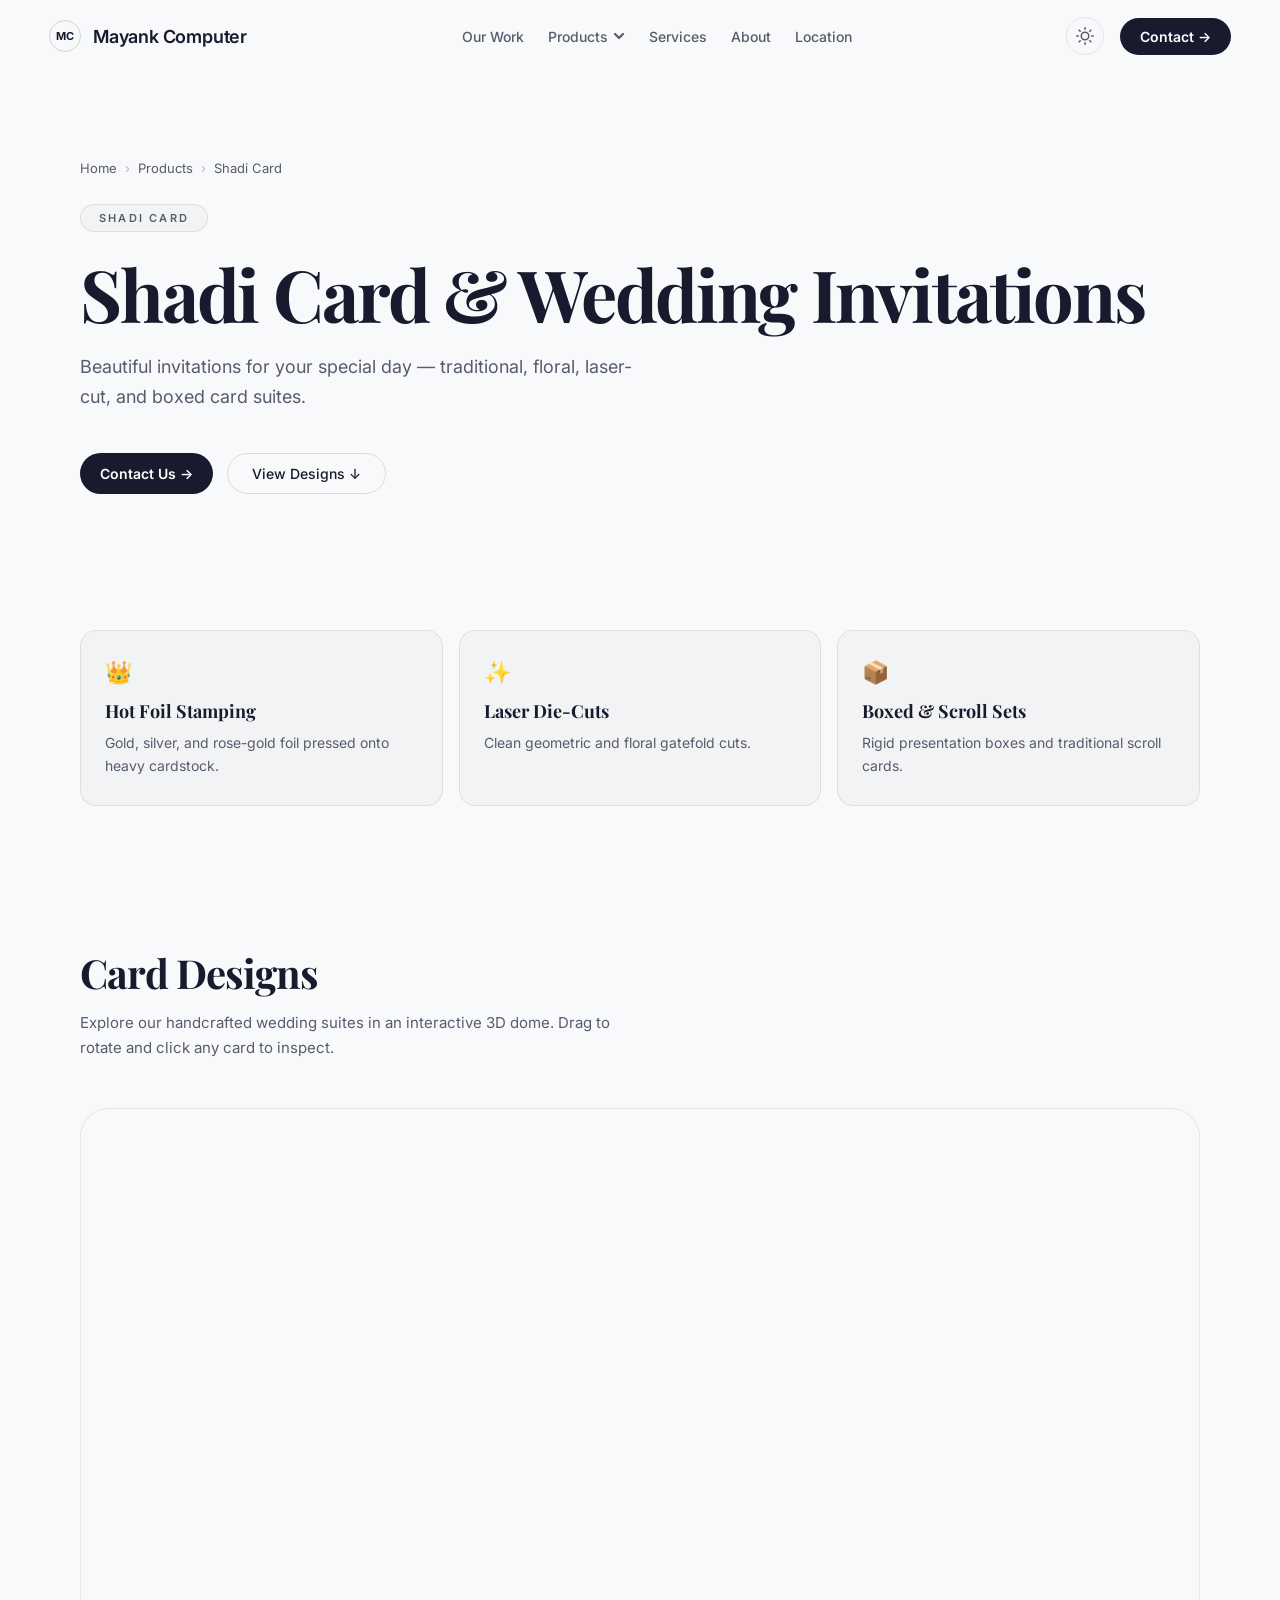
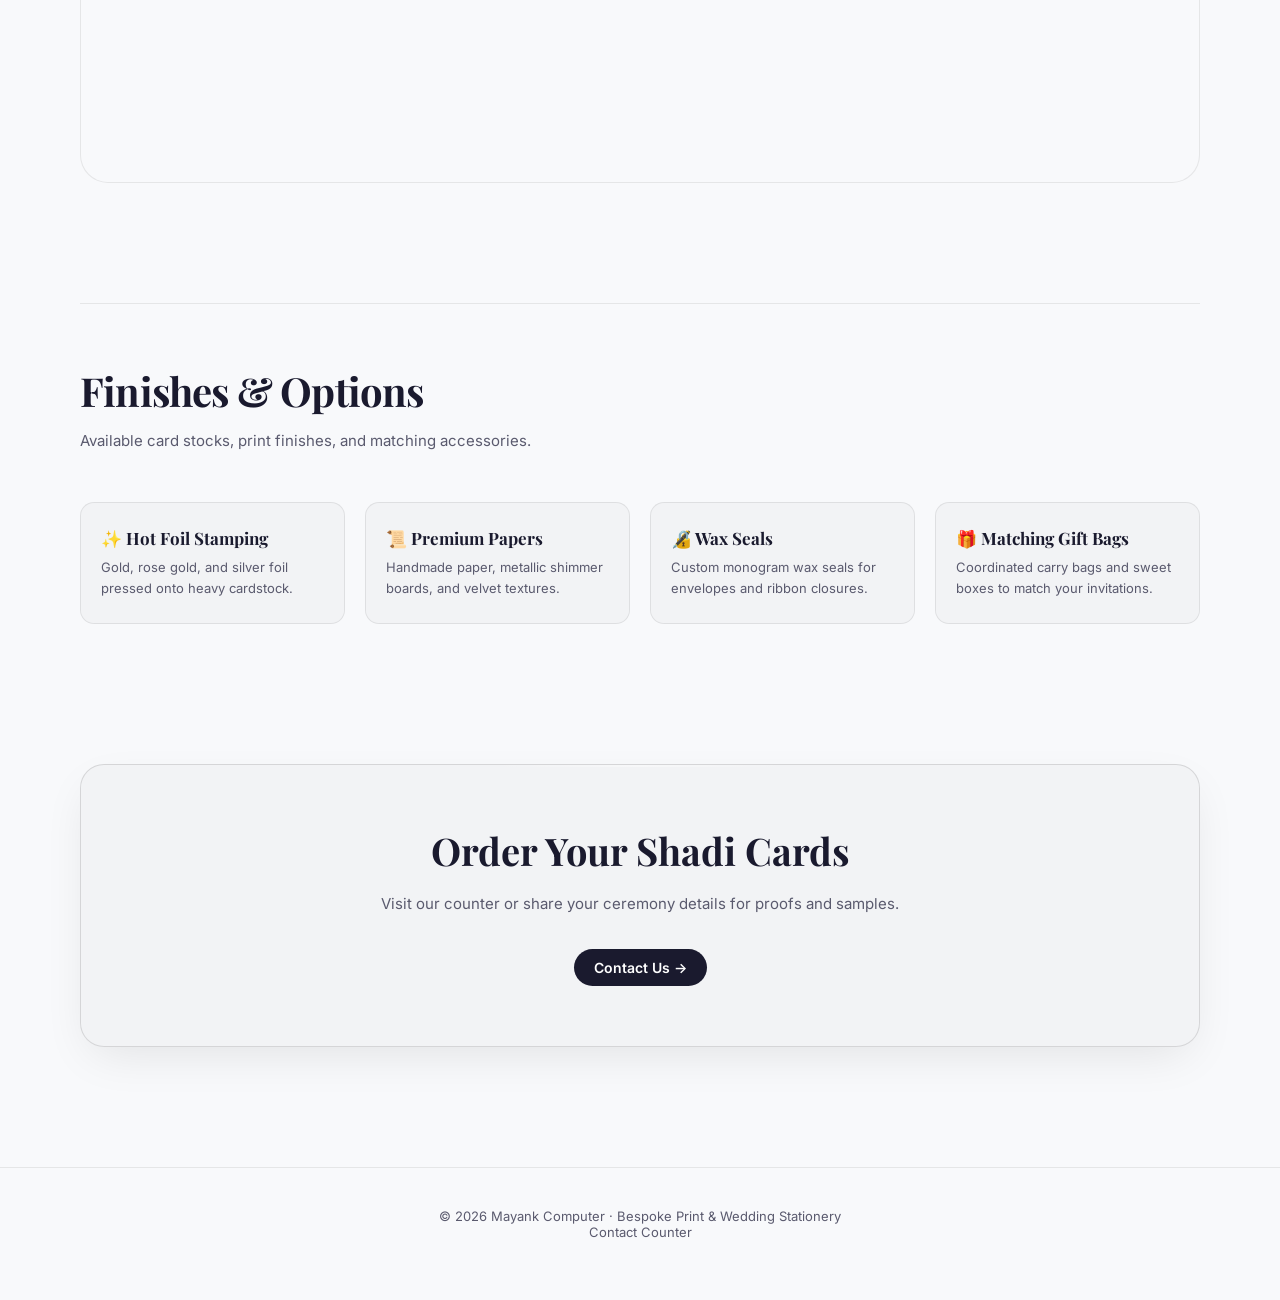
<file: products/wedding-cards/index.html>
<!DOCTYPE html>
<html lang="en">
<head>
  <meta charset="UTF-8">
  <meta name="viewport" content="width=device-width, initial-scale=1.0">
  <title>Bespoke Shadi Cards &amp; Wedding Invitations – Mayank Computer</title>
  <meta name="description" content="Handcrafted wedding invitations, royal shaadi cards, laser-cut suites, and bespoke boxed farman cards printed with gold foil, velvet, and luxury cardstocks.">
  
  <!-- FOUC Prevention & Scroll Reset: set theme and reset scroll before paint -->
  <script>
    if ('scrollRestoration' in history) {
      history.scrollRestoration = 'manual';
    }
    window.scrollTo(0, 0);
    (function() {
      const stored = localStorage.getItem('theme');
      const theme = stored || (window.matchMedia('(prefers-color-scheme: light)').matches ? 'light' : 'dark');
      document.documentElement.setAttribute('data-theme', theme);
    })();
  </script>
  
  <!-- Fonts -->
  <link rel="preconnect" href="https://fonts.googleapis.com">
  <link rel="preconnect" href="https://fonts.gstatic.com" crossorigin>
  <link href="https://fonts.googleapis.com/css2?family=Inter:wght@400;500;600;700&family=Playfair+Display:wght@600;700;800&display=swap" rel="stylesheet">
  
  <!-- Styles -->
  <link rel="stylesheet" href="/border-glow.css">
  <link rel="stylesheet" href="/product-page.css">
  <link rel="stylesheet" href="/dome-gallery.css">
  <link rel="stylesheet" href="/theme-toggle.css?v=1">
  <link rel="stylesheet" href="/side-rays.css">
  <link rel="stylesheet" href="/scroll-reveal.css">

  <!-- GSAP Animation Engine -->
  <script src="https://cdnjs.cloudflare.com/ajax/libs/gsap/3.12.5/gsap.min.js"></script>
</head>
<body>

  <!-- Navigation Header (Consistent with main website) -->
  <header class="navbar" id="navbar">
    <div class="navbar-container">
      <a href="/" class="logo">
        <span class="logo-icon">MC</span>
        <span class="logo-text">Mayank Computer</span>
      </a>
      
      <nav class="nav-links" id="nav-links">
        <a href="/#work">Our Work</a>
        
        <!-- Products Dropdown -->
        <div class="nav-item--dropdown">
          <button type="button" class="nav-dropdown-trigger" aria-haspopup="true" aria-expanded="false">
            <span>Products</span>
            <svg class="chevron" viewBox="0 0 12 12" fill="none" stroke="currentColor" stroke-width="2" stroke-linecap="round" stroke-linejoin="round">
              <polyline points="2 4 6 8 10 4"/>
            </svg>
          </button>
          <div class="nav-dropdown" role="menu">
            <a href="/products/wedding-cards" class="active" role="menuitem">
              <span class="dd-icon">💍</span>
              <span class="dd-item-title">Shadi Card</span>
            </a>
            <a href="/products/posters" role="menuitem">
              <span class="dd-icon">🖼️</span>
              <span class="dd-item-title">Posters</span>
            </a>
            <div class="nav-dropdown-divider"></div>
            <a href="/#products" data-product="school-id-cards" role="menuitem">
              <span class="dd-icon">🎓</span>
              <span class="dd-item-title">School / ID Cards</span>
            </a>
            <a href="/#products" data-product="visiting-cards" role="menuitem">
              <span class="dd-icon">🪪</span>
              <span class="dd-item-title">Visiting Cards</span>
            </a>
            <a href="/#products" data-product="letterhead-printing" role="menuitem">
              <span class="dd-icon">📄</span>
              <span class="dd-item-title">Letterhead Printing</span>
            </a>
            <a href="/#products" data-product="photocopy-xerox" role="menuitem">
              <span class="dd-icon">📠</span>
              <span class="dd-item-title">Photocopy &amp; Xerox</span>
            </a>
          </div>
        </div>

        <a href="/#services">Services</a>
        <a href="/#about">About</a>
        <a href="/#location">Location</a>
        <a href="/#contact" class="nav-link-contact">Contact</a>
      </nav>

      <div class="nav-actions">
        <button class="theme-toggle" id="theme-toggle" type="button" aria-label="Toggle theme">
          <!-- Sun icon (shown in light mode) -->
          <svg class="icon-sun" viewBox="0 0 24 24" fill="none" stroke="currentColor" stroke-width="2" stroke-linecap="round" stroke-linejoin="round">
            <circle cx="12" cy="12" r="5"></circle>
            <line x1="12" y1="1" x2="12" y2="3"></line>
            <line x1="12" y1="21" x2="12" y2="23"></line>
            <line x1="4.22" y1="4.22" x2="5.64" y2="5.64"></line>
            <line x1="18.36" y1="18.36" x2="19.78" y2="19.78"></line>
            <line x1="1" y1="12" x2="3" y2="12"></line>
            <line x1="21" y1="12" x2="23" y2="12"></line>
            <line x1="4.22" y1="19.78" x2="5.64" y2="18.36"></line>
            <line x1="18.36" y1="5.64" x2="19.78" y2="4.22"></line>
          </svg>
          <!-- Moon icon (shown in dark mode) -->
          <svg class="icon-moon" viewBox="0 0 24 24" fill="none" stroke="currentColor" stroke-width="2" stroke-linecap="round" stroke-linejoin="round">
            <path d="M21 12.79A9 9 0 1 1 11.21 3 7 7 0 0 0 21 12.79z"></path>
          </svg>
        </button>
        <a href="/#contact" class="btn btn-primary">Contact &rarr;</a>
        <button class="mobile-toggle" id="mobile-toggle" aria-label="Toggle Menu">
          <svg width="24" height="24" viewBox="0 0 24 24" fill="none" stroke="currentColor" stroke-width="2" stroke-linecap="round" stroke-linejoin="round">
            <line x1="3" y1="12" x2="21" y2="12"></line>
            <line x1="3" y1="6" x2="21" y2="6"></line>
            <line x1="3" y1="18" x2="21" y2="18"></line>
          </svg>
        </button>
      </div>
    </div>
  </header>

  <!-- Main Content -->
  <main>
    <!-- Hero Section -->
    <section class="product-hero">
      <div class="side-rays-container" id="hero-side-rays"></div>
      <div class="breadcrumb">
        <a href="/">Home</a>
        <span class="sep">›</span>
        <a href="/#services">Products</a>
        <span class="sep">›</span>
        <span>Shadi Card</span>
      </div>
      
      <span class="product-tag">Shadi Card</span>
      <h1>Shadi Card &amp; Wedding Invitations</h1>
      <p class="hero-desc">
        Beautiful invitations for your special day — traditional, floral, laser-cut, and boxed card suites.
      </p>
      
      <div class="hero-cta-row">
        <a href="/#contact" class="btn btn-primary">Contact Us &rarr;</a>
        <a href="#designs-catalogue" class="btn-outline">View Designs ↓</a>
      </div>
    </section>

    <!-- Body & Gallery Section -->
    <div class="product-body" id="designs-catalogue">
      
      <!-- Key Craftsmanship Highlights -->
      <div class="feature-grid">
        <div class="feature-card">
          <span class="feat-icon">👑</span>
          <h3>Hot Foil Stamping</h3>
          <p>Gold, silver, and rose-gold foil pressed onto heavy cardstock.</p>
        </div>
        <div class="feature-card">
          <span class="feat-icon">✨</span>
          <h3>Laser Die-Cuts</h3>
          <p>Clean geometric and floral gatefold cuts.</p>
        </div>
        <div class="feature-card">
          <span class="feat-icon">📦</span>
          <h3>Boxed &amp; Scroll Sets</h3>
          <p>Rigid presentation boxes and traditional scroll cards.</p>
        </div>
      </div>

      <!-- 3D Spherical Dome Gallery (React Bits Component) -->
      <section class="dome-gallery-section" id="dome-gallery">
        <div class="product-section-header" style="margin-bottom: 28px;">
          <h2 class="product-section-heading">Card Designs</h2>
          <p class="product-section-sub">Explore our handcrafted wedding suites in an interactive 3D dome. Drag to rotate and click any card to inspect.</p>
        </div>

        <div class="dome-gallery-container border-glow-card" id="wedding-dome-gallery">
          <!-- Injected by DomeGallery JS -->
        </div>
      </section>

      <!-- Craftsmanship & Customization Guide Section -->
      <section class="guide-section">
        <h2 class="product-section-heading">Finishes &amp; Options</h2>
        <p class="product-section-sub">Available card stocks, print finishes, and matching accessories.</p>

        <div class="guides-grid">
          <div class="guide-box">
            <h4>✨ Hot Foil Stamping</h4>
            <p>Gold, rose gold, and silver foil pressed onto heavy cardstock.</p>
          </div>
          <div class="guide-box">
            <h4>📜 Premium Papers</h4>
            <p>Handmade paper, metallic shimmer boards, and velvet textures.</p>
          </div>
          <div class="guide-box">
            <h4>🔏 Wax Seals</h4>
            <p>Custom monogram wax seals for envelopes and ribbon closures.</p>
          </div>
          <div class="guide-box">
            <h4>🎁 Matching Gift Bags</h4>
            <p>Coordinated carry bags and sweet boxes to match your invitations.</p>
          </div>
        </div>
      </section>

      <!-- Bottom Order CTA Banner -->
      <div class="product-cta-banner">
        <h2>Order Your Shadi Cards</h2>
        <p>Visit our counter or share your ceremony details for proofs and samples.</p>
        <div class="cta-buttons-wrap">
          <a href="/#contact" class="btn btn-primary">Contact Us &rarr;</a>
        </div>
      </div>

    </div>
  </main>

  <!-- Footer -->
  <footer class="product-footer">
    <p>&copy; 2026 <a href="/">Mayank Computer</a> · Bespoke Print &amp; Wedding Stationery</p>
    <a href="/#contact">Contact Counter</a>
  </footer>

  <!-- Scripts -->
  <script src="/products-gallery.js"></script>
  <script type="module">
    import { SideRays } from '/side-rays.js';
    import { DomeGallery, initDomeGallery } from '/dome-gallery.js';
    import { initThemeToggle } from '/theme-toggle.js';
    import { initBorderGlow } from '/border-glow.js';
    import { initScrollReveal } from '/scroll-reveal.js';

    // Reset scroll on reload
    if ('scrollRestoration' in history) history.scrollRestoration = 'manual';
    window.addEventListener('beforeunload', () => window.scrollTo(0, 0));
    window.addEventListener('pageshow', () => {
      if (window.location.hash) history.replaceState(null, null, window.location.pathname + window.location.search);
      window.scrollTo({ top: 0, left: 0, behavior: 'instant' });
    });

    document.addEventListener('DOMContentLoaded', () => {
      if (window.location.hash) history.replaceState(null, null, window.location.pathname + window.location.search);
      window.scrollTo({ top: 0, left: 0, behavior: 'instant' });
      document.documentElement.scrollTop = 0;
      document.body.scrollTop = 0;

      initThemeToggle();
      initBorderGlow();
      initScrollReveal();

      // 1. Initialize React Bits DomeGallery
      initDomeGallery('#wedding-dome-gallery', {
        grayscale: false,
        dragDampening: 2,
        openedImageWidth: '420px',
        openedImageHeight: '420px'
      });

      // 2. SideRays animated background
      const raysEl = document.getElementById('hero-side-rays');
      if (raysEl) {
        new SideRays(raysEl, {
          speed: 2.5,
          rayColor1: '#EAB308',
          rayColor2: '#96c8ff',
          intensity: 2,
          spread: 2,
          origin: 'top-right',
          tilt: 0,
          saturation: 1.5,
          blend: 0.75,
          falloff: 1.6,
          opacity: 1.0
        });
      }
    });
  </script>
</body>
</html>
</file>
<file: border-glow.css>
/* =========================================
   BorderGlow Component – Pure Border Glow
   Luminous, smooth border-only glow tracking cursor & touch
   ========================================= */

:root {
  --glow-color-1: #eab308;
  --glow-color-2: #ec4899;
  --glow-color-3: #38bdf8;
}

[data-theme="light"] {
  --glow-color-1: #d97706;
  --glow-color-2: #db2777;
  --glow-color-3: #2563eb;
}

.border-glow-card {
  --cursor-angle: 0deg;
  --border-glow-opacity: 0;
  --cone-spread-deg: 40deg;
  --glow-border-width: 1.5px;
  position: relative;
}

/* 1. Sharp Luminous Border Line (Zero inner wash) */
.border-glow-card::before {
  content: "";
  position: absolute;
  inset: 0;
  border-radius: inherit;
  padding: var(--glow-border-width, 1.5px);
  background: conic-gradient(
    from calc(var(--cursor-angle, 0deg) - var(--cone-spread-deg, 40deg)) at center,
    transparent 0deg,
    var(--glow-color-1, #eab308) calc(var(--cone-spread-deg, 40deg) * 0.4),
    var(--glow-color-2, #ec4899) var(--cone-spread-deg, 40deg),
    var(--glow-color-3, #38bdf8) calc(var(--cone-spread-deg, 40deg) * 1.6),
    transparent calc(var(--cone-spread-deg, 40deg) * 2),
    transparent 360deg
  );
  -webkit-mask:
    linear-gradient(#fff 0 0) content-box,
    linear-gradient(#fff 0 0);
  -webkit-mask-composite: xor;
  mask:
    linear-gradient(#fff 0 0) content-box,
    linear-gradient(#fff 0 0);
  mask-composite: exclude;
  opacity: var(--border-glow-opacity, 0);
  pointer-events: none;
  z-index: 5;
  transition: opacity 0.3s ease;
}

/* 2. Focused Outer Beam Glow (Confined along border stroke) */
.border-glow-card > .edge-light {
  content: "";
  position: absolute;
  inset: 0;
  border-radius: inherit;
  padding: calc(var(--glow-border-width, 1.5px) + 1px);
  background: conic-gradient(
    from calc(var(--cursor-angle, 0deg) - var(--cone-spread-deg, 40deg)) at center,
    transparent 0deg,
    var(--glow-color-1, #eab308) calc(var(--cone-spread-deg, 40deg) * 0.4),
    var(--glow-color-2, #ec4899) var(--cone-spread-deg, 40deg),
    var(--glow-color-3, #38bdf8) calc(var(--cone-spread-deg, 40deg) * 1.6),
    transparent calc(var(--cone-spread-deg, 40deg) * 2),
    transparent 360deg
  );
  -webkit-mask:
    linear-gradient(#fff 0 0) content-box,
    linear-gradient(#fff 0 0);
  -webkit-mask-composite: xor;
  mask:
    linear-gradient(#fff 0 0) content-box,
    linear-gradient(#fff 0 0);
  mask-composite: exclude;
  filter: blur(4px);
  opacity: calc(var(--border-glow-opacity, 0) * 0.85);
  pointer-events: none;
  z-index: 4;
  transition: opacity 0.3s ease;
}

/* Light mode adjustments */
[data-theme="light"] .border-glow-card > .edge-light {
  filter: blur(3px);
  opacity: calc(var(--border-glow-opacity, 0) * 0.7);
}

/* Mobile: Reduce filter blur for performance */
@media (max-width: 768px) {
  .border-glow-card > .edge-light {
    filter: blur(2px) !important;
  }
  [data-theme="light"] .border-glow-card > .edge-light {
    filter: blur(1px) !important;
  }
}
</file>
<file: product-page.css>
/* =========================================
   Product Page – Shared Styles
   ========================================= */
@import url('/border-glow.css');
@import url('https://fonts.googleapis.com/css2?family=Inter:wght@400;500;600&family=Playfair+Display:wght@600;700&display=swap');

:root {
  --bg-primary: #0a0a0f;
  --text-primary: #ffffff;
  --text-secondary: #8a8a93;
  --accent-color: #e5e7eb;
  --accent-hover: #ffffff;
  --btn-text: #000000;

  /* Semantic surfaces */
  --surface-card: rgba(255, 255, 255, 0.03);
  --surface-card-hover: rgba(255, 255, 255, 0.05);
  --surface-elevated: rgba(255, 255, 255, 0.04);
  --bg-card: #12141a;

  /* Borders */
  --border-subtle: rgba(255, 255, 255, 0.08);
  --border-medium: rgba(255, 255, 255, 0.15);
  --border-strong: rgba(255, 255, 255, 0.25);
  --border-hover: rgba(255, 255, 255, 0.2);

  /* Shadows */
  --shadow-card: 0 20px 50px -12px rgba(0, 0, 0, 0.5);
  --shadow-heavy: 0 30px 80px -20px rgba(0, 0, 0, 0.6);
  --shadow-glow: 0 0 30px rgba(255, 255, 255, 0.04);

  /* Glass (navbar scrolled) */
  --glass-bg: rgba(255, 255, 255, 0.04);
  --glass-border: rgba(255, 255, 255, 0.08);
  --glass-shadow: 0 4px 30px rgba(0, 0, 0, 0.6);

  /* Dropdown */
  --dropdown-bg: #0f1118;
  --dropdown-border: rgba(255, 255, 255, 0.16);
  --dropdown-shadow: 0 25px 60px rgba(0, 0, 0, 0.95), 0 0 0 1px rgba(255, 255, 255, 0.08);
  --dropdown-hover: rgba(255, 255, 255, 0.08);
  --dropdown-divider: rgba(255, 255, 255, 0.08);

  /* Text alpha variants */
  --text-muted: rgba(255, 255, 255, 0.45);
  --text-faint: rgba(255, 255, 255, 0.18);
  --text-bright: rgba(255, 255, 255, 0.85);

  /* Modal */
  --modal-bg: #0e1017;
  --modal-img-bg: #08090d;
  --modal-border: rgba(255, 255, 255, 0.15);
  --modal-backdrop: rgba(0, 0, 0, 0.85);

  /* Misc */
  --logo-border: rgba(255, 255, 255, 0.2);
  --stage-bg: radial-gradient(circle at center, rgba(255, 255, 255, 0.04) 0%, rgba(0, 0, 0, 0.35) 100%);
  --design-preview-bg: #11131a;

  --font-serif: 'Playfair Display', serif;
  --font-sans: 'Inter', sans-serif;
  --header-height: 72px;
  --transition-fast: 0.2s ease;
  --transition-medium: 0.3s ease;
  --transition-smooth: 0.4s cubic-bezier(0.16, 1, 0.3, 1);
}

/* =========================================
   Light Theme Overrides
   ========================================= */
[data-theme="light"] {
  --bg-primary: #f8f9fb;
  --text-primary: #1a1a2e;
  --text-secondary: #5a5a6e;
  --accent-color: #1a1a2e;
  --accent-hover: #000000;
  --btn-text: #ffffff;

  --surface-card: rgba(0, 0, 0, 0.025);
  --surface-card-hover: rgba(0, 0, 0, 0.04);
  --surface-elevated: rgba(0, 0, 0, 0.03);
  --bg-card: #ffffff;

  --border-subtle: rgba(0, 0, 0, 0.08);
  --border-medium: rgba(0, 0, 0, 0.12);
  --border-strong: rgba(0, 0, 0, 0.2);
  --border-hover: rgba(0, 0, 0, 0.18);

  --shadow-card: 0 8px 24px rgba(0, 0, 0, 0.06);
  --shadow-heavy: 0 16px 48px -12px rgba(0, 0, 0, 0.1);
  --shadow-glow: 0 0 20px rgba(0, 0, 0, 0.03);

  --glass-bg: rgba(255, 255, 255, 0.82);
  --glass-border: rgba(0, 0, 0, 0.08);
  --glass-shadow: 0 4px 24px rgba(0, 0, 0, 0.06);

  --dropdown-bg: #ffffff;
  --dropdown-border: rgba(0, 0, 0, 0.1);
  --dropdown-shadow: 0 12px 40px rgba(0, 0, 0, 0.1), 0 0 0 1px rgba(0, 0, 0, 0.05);
  --dropdown-hover: rgba(0, 0, 0, 0.04);
  --dropdown-divider: rgba(0, 0, 0, 0.08);

  --text-muted: rgba(0, 0, 0, 0.45);
  --text-faint: rgba(0, 0, 0, 0.18);
  --text-bright: rgba(0, 0, 0, 0.8);

  --modal-bg: #ffffff;
  --modal-img-bg: #f1f3f6;
  --modal-border: rgba(0, 0, 0, 0.12);
  --modal-backdrop: rgba(0, 0, 0, 0.5);

  --logo-border: rgba(0, 0, 0, 0.15);
  --stage-bg: radial-gradient(circle at center, rgba(0, 0, 0, 0.02) 0%, rgba(0, 0, 0, 0.06) 100%);
  --design-preview-bg: #f0f2f5;
}

* { margin: 0; padding: 0; box-sizing: border-box; }
html { scroll-behavior: smooth; }
body {
  background-color: var(--bg-primary);
  font-family: var(--font-sans);
  color: var(--text-primary);
  -webkit-font-smoothing: antialiased;
  min-height: 100vh;
  transition: background-color 0.3s ease, color 0.3s ease;
}

/* ── Navbar ─────────────────────────── */
.navbar {
  position: fixed;
  top: 0; left: 0;
  width: 100%;
  display: flex;
  align-items: center;
  justify-content: center;
  z-index: 1000;
  padding: 0 40px;
  background: transparent;
  transition: all var(--transition-smooth);
}
.navbar.scrolled { top: 16px; }
.navbar-container {
  width: 100%;
  max-width: 1200px;
  height: 72px;
  display: flex;
  align-items: center;
  justify-content: space-between;
  border-radius: 100px;
  padding: 0 8px;
  border: 1px solid transparent;
  transition: all var(--transition-smooth);
}
.navbar.scrolled .navbar-container {
  max-width: 900px;
  height: 58px;
  background: var(--glass-bg);
  backdrop-filter: blur(20px);
  -webkit-backdrop-filter: blur(20px);
  border-radius: 100px;
  box-shadow: var(--glass-shadow);
  border: 1px solid var(--glass-border);
  padding: 0 12px 0 24px;
}

.logo {
  display: flex;
  align-items: center;
  gap: 12px;
  text-decoration: none;
  color: var(--text-primary);
}
.logo-icon {
  display: flex;
  align-items: center;
  justify-content: center;
  width: 32px; height: 32px;
  border: 1px solid var(--logo-border);
  border-radius: 50%;
  font-size: 11px; font-weight: 700;
}
.logo-text {
  font-size: 18px; font-weight: 600;
  letter-spacing: -0.2px;
}

.nav-links {
  display: flex;
  gap: 24px;
  align-items: center;
}
.nav-links a {
  text-decoration: none;
  color: var(--text-secondary);
  font-size: 14px; font-weight: 500;
  transition: color var(--transition-fast);
}
.nav-links a:hover,
.nav-links a.active { color: var(--text-primary); }

.nav-actions {
  display: flex;
  align-items: center;
  gap: 16px;
}
.btn {
  display: inline-flex;
  align-items: center;
  justify-content: center;
  padding: 10px 20px;
  border-radius: 100px;
  text-decoration: none;
  font-size: 14px; font-weight: 600;
  transition: all var(--transition-fast);
}
.btn-primary {
  background-color: var(--accent-color);
  color: var(--btn-text);
}
.btn-primary:hover {
  background-color: var(--accent-hover);
  transform: translateY(-2px);
}
.mobile-toggle {
  display: none;
  background: none; border: none;
  color: var(--text-primary);
  cursor: pointer; padding: 8px;
}

/* Global chevron icon dimensions */
.chevron,
.nav-dropdown-trigger .chevron {
  width: 12px !important;
  height: 12px !important;
  min-width: 12px !important;
  min-height: 12px !important;
  max-width: 12px !important;
  max-height: 12px !important;
  flex-shrink: 0 !important;
  display: inline-block !important;
  stroke-width: 2.2 !important;
  transition: transform 0.25s ease !important;
}

/* Desktop: Hide nav-link-contact (desktop has pill button) */
.nav-links .nav-link-contact,
.nav-link-contact {
  display: none !important;
}

/* Products dropdown — Desktop (>= 993px) */
@media (min-width: 993px) {
  .nav-item--dropdown { position: relative; }
  .nav-item--dropdown > .nav-dropdown-trigger {
    display: flex;
    align-items: center;
    gap: 5px;
    cursor: pointer;
    color: var(--text-secondary);
    font-size: 14px; font-weight: 500;
    text-decoration: none;
    background: none; border: none;
    font-family: inherit;
    padding: 0;
    transition: color var(--transition-fast);
  }
  .nav-item--dropdown > .nav-dropdown-trigger:hover,
  .nav-item--dropdown:hover > .nav-dropdown-trigger { color: var(--text-primary); }
  .nav-dropdown-trigger .chevron {
    width: 12px; height: 12px;
    transition: transform var(--transition-medium);
    flex-shrink: 0;
  }
  .nav-item--dropdown:hover .chevron { transform: rotate(180deg); }

  .nav-dropdown {
    position: absolute;
    top: calc(100% + 12px);
    left: 50%;
    transform: translateX(-50%) translateY(-6px);
    min-width: 270px;
    max-height: calc(100vh - 110px);
    overflow-y: auto;
    scrollbar-width: thin;
    scrollbar-color: var(--border-medium) transparent;
    background: var(--dropdown-bg);
    border: 1px solid var(--dropdown-border);
    border-radius: 18px;
    padding: 8px;
    opacity: 0;
    pointer-events: none;
    transition: opacity 0.2s ease, transform 0.2s cubic-bezier(0.16, 1, 0.3, 1);
    box-shadow: var(--dropdown-shadow);
    z-index: 3000;
  }
  .nav-dropdown::-webkit-scrollbar { width: 4px; }
  .nav-dropdown::-webkit-scrollbar-thumb { background: var(--border-medium); border-radius: 4px; }

  .nav-item--dropdown:hover .nav-dropdown,
  .nav-item--dropdown.is-open .nav-dropdown {
    opacity: 1;
    pointer-events: auto;
    transform: translateX(-50%) translateY(0);
  }
  .nav-dropdown a {
    display: flex;
    align-items: center;
    gap: 12px;
    padding: 9px 14px;
    border-radius: 12px;
    color: var(--text-secondary);
    font-size: 13.5px;
    font-weight: 500;
    text-decoration: none;
    transition: background 0.15s ease, color 0.15s ease, transform 0.15s ease;
    white-space: nowrap;
    cursor: pointer;
    background: transparent;
  }
  .nav-dropdown a:hover {
    background: var(--dropdown-hover);
    color: var(--text-primary);
    transform: translateX(3px);
  }
  .nav-dropdown .dd-icon {
    font-size: 16px;
    line-height: 1;
    flex-shrink: 0;
    opacity: 0.85;
  }
  .dd-item-title {
    font-size: 13.5px;
    font-weight: 500;
    color: var(--text-primary);
    line-height: 1.2;
    flex: 1;
  }
  .dd-badge-soon {
    font-size: 10px;
    font-weight: 600;
    letter-spacing: 0.04em;
    padding: 2px 6px;
    border-radius: 100px;
    background: var(--surface-card);
    border: 1px solid var(--border-subtle);
    color: var(--text-muted);
    margin-left: auto;
    text-transform: uppercase;
  }
  .nav-dropdown a.dd-item--soon:hover {
    background: var(--surface-card);
    color: var(--text-bright);
  }
  .nav-dropdown-divider {
    height: 1px;
    background: var(--dropdown-divider);
    margin: 6px 8px;
  }
}

/* ── Page Hero ───────────────────────── */
.product-hero {
  position: relative;
  padding: 160px 40px 80px;
  max-width: 1200px;
  margin: 0 auto 56px;
  overflow: hidden;
  border-radius: 24px;
}
.product-hero > * {
  position: relative;
  z-index: 2;
}
.product-hero .dot-grid-bg {
  z-index: 0;
}
.product-hero .breadcrumb {
  display: flex;
  align-items: center;
  gap: 8px;
  margin-bottom: 28px;
  font-size: 13px;
  color: var(--text-secondary);
}
.product-hero .breadcrumb a {
  color: var(--text-secondary);
  text-decoration: none;
  transition: color 0.2s;
}
.product-hero .breadcrumb a:hover { color: var(--text-primary); }
.product-hero .breadcrumb .sep { opacity: 0.4; }

.product-tag {
  display: inline-block;
  font-size: 11px; font-weight: 600;
  letter-spacing: 0.2em;
  text-transform: uppercase;
  color: var(--text-secondary);
  padding: 6px 18px;
  border: 1px solid var(--border-subtle);
  border-radius: 100px;
  margin-bottom: 24px;
  background: var(--surface-card);
}
.product-hero h1 {
  font-family: var(--font-serif);
  font-size: clamp(2.5rem, 6vw, 4.5rem);
  font-weight: 700;
  line-height: 1.05;
  letter-spacing: -0.03em;
  margin-bottom: 20px;
}
.product-hero h1 em {
  font-style: italic;
  color: var(--text-secondary);
}
.product-hero .hero-desc {
  font-size: clamp(15px, 1.8vw, 18px);
  color: var(--text-secondary);
  max-width: 560px;
  line-height: 1.7;
  margin-bottom: 40px;
}
.hero-cta-row {
  display: flex;
  gap: 14px;
  flex-wrap: wrap;
}
.btn-outline {
  background: transparent;
  border: 1px solid var(--border-medium);
  color: var(--text-primary);
  padding: 11px 24px;
  border-radius: 100px;
  font-size: 14px; font-weight: 500;
  cursor: pointer;
  text-decoration: none;
  transition: border-color 0.2s, background 0.2s;
}
.btn-outline:hover {
  border-color: var(--border-strong);
  background: var(--surface-card);
}

/* ── Product Body Layout ─────────────── */
.product-body {
  max-width: 1200px;
  margin: 0 auto;
  padding: 0 40px 120px;
}

/* ── Feature Grid ────────────────────── */
.feature-grid {
  display: grid;
  grid-template-columns: repeat(3, 1fr);
  gap: 16px;
  margin-bottom: 80px;
}
.feature-card {
  padding: 28px 24px;
  background: var(--surface-card);
  border: 1px solid var(--border-subtle);
  border-radius: 16px;
  transition: border-color 0.3s, background 0.3s;
}
.feature-card:hover {
  border-color: var(--border-hover);
  background: var(--surface-card-hover);
}
.feature-card .feat-icon {
  font-size: 22px;
  margin-bottom: 14px;
  display: block;
}
.feature-card h3 {
  font-family: var(--font-serif);
  font-size: 18px; font-weight: 700;
  margin-bottom: 8px;
}
.feature-card p {
  font-size: 14px;
  color: var(--text-secondary);
  line-height: 1.65;
}

/* ── Section headings (product pages) ── */
.product-section-heading {
  font-family: var(--font-serif);
  font-size: clamp(1.6rem, 3.5vw, 2.5rem);
  font-weight: 700;
  letter-spacing: -0.02em;
  margin-bottom: 12px;
}
.product-section-sub {
  font-size: 15px;
  color: var(--text-secondary);
  line-height: 1.65;
  max-width: 540px;
  margin-bottom: 48px;
}

/* ── Specs table ─────────────────────── */
.specs-table {
  width: 100%;
  border-collapse: collapse;
  margin-bottom: 80px;
}
.specs-table tr { border-bottom: 1px solid var(--border-subtle); }
.specs-table tr:first-child { border-top: 1px solid var(--border-subtle); }
.specs-table td {
  padding: 16px 0;
  font-size: 14px;
  vertical-align: top;
}
.specs-table td:first-child {
  color: var(--text-secondary);
  width: 200px;
  font-weight: 500;
}
.specs-table td:last-child { color: var(--text-primary); }

/* ── 3D Visiting Card Component ──────── */
.vc-showcase {
  display: flex;
  flex-direction: column;
  align-items: center;
  padding: 60px 0 80px;
  position: relative;
}
.vc-showcase-label {
  font-size: 12px; font-weight: 600;
  letter-spacing: 0.18em;
  text-transform: uppercase;
  color: var(--text-secondary);
  margin-bottom: 48px;
}

/* Card scene */
.card-scene {
  perspective: 1000px;
  width: 380px;
  height: 220px;
  cursor: pointer;
  margin-bottom: 32px;
  position: relative;
}
.card-scene--back { margin-top: 24px; }

.card-3d {
  width: 100%;
  height: 100%;
  position: relative;
  transform-style: preserve-3d;
  transition: transform 0.08s linear;
  border-radius: 18px;
}

/* Visiting card face */
.vc-card {
  position: absolute;
  inset: 0;
  border-radius: 18px;
  overflow: hidden;
  user-select: none;
  -webkit-user-select: none;
}

/* Front face */
.vc-card--front {
  background: linear-gradient(135deg, #1a1c24 0%, #0f1117 50%, #1a1c24 100%);
  border: 1px solid rgba(255,255,255,0.12);
  box-shadow:
    0 40px 80px -20px rgba(0,0,0,0.8),
    0 0 0 1px rgba(255,255,255,0.04) inset;
}

/* Holographic shimmer overlay */
.vc-card--front::before {
  content: '';
  position: absolute;
  inset: 0;
  border-radius: inherit;
  background: conic-gradient(
    from 0deg at 50% 50%,
    rgba(255,100,100,0.08),
    rgba(255,200,100,0.08),
    rgba(100,255,180,0.08),
    rgba(100,180,255,0.08),
    rgba(200,100,255,0.08),
    rgba(255,100,100,0.08)
  );
  opacity: 0;
  transition: opacity 0.3s;
  pointer-events: none;
  mix-blend-mode: screen;
}
.card-scene:hover .vc-card--front::before { opacity: 1; }

/* Gloss shine layer — moves with mouse via JS */
.vc-gloss {
  position: absolute;
  inset: 0;
  border-radius: inherit;
  background: radial-gradient(
    circle at var(--mx, 50%) var(--my, 50%),
    rgba(255,255,255,0.18) 0%,
    rgba(255,255,255,0.04) 30%,
    transparent 60%
  );
  pointer-events: none;
  transition: opacity 0.3s;
  opacity: 0;
}
.card-scene:hover .vc-gloss { opacity: 1; }

/* Card content */
.vc-card-content {
  position: relative;
  width: 100%;
  height: 100%;
  padding: 24px 28px;
  display: flex;
  flex-direction: column;
  justify-content: space-between;
  z-index: 1;
}
.vc-chip {
  width: 36px; height: 28px;
  background: linear-gradient(135deg, #d4af6a, #a07840);
  border-radius: 5px;
  position: relative;
  overflow: hidden;
}
.vc-chip::before {
  content: '';
  position: absolute;
  inset: 4px;
  border: 1px solid rgba(255,255,255,0.25);
  border-radius: 3px;
}
.vc-chip::after {
  content: '';
  position: absolute;
  left: 50%; top: 0; bottom: 0;
  width: 1px;
  background: rgba(255,255,255,0.2);
}

.vc-logo-row {
  display: flex;
  justify-content: space-between;
  align-items: flex-end;
}
.vc-logo-text {
  font-family: var(--font-serif);
  font-size: 20px; font-weight: 700;
  color: #fff;
  letter-spacing: -0.5px;
}
.vc-logo-sub {
  font-size: 9px; font-weight: 600;
  color: rgba(255,255,255,0.45);
  letter-spacing: 0.12em;
  text-transform: uppercase;
  margin-top: 2px;
}
.vc-nfc {
  width: 20px; height: 20px;
  opacity: 0.4;
}

.vc-mid-row {
  display: flex;
  flex-direction: column;
  gap: 4px;
}
.vc-number {
  font-size: 15px; font-weight: 500;
  letter-spacing: 0.25em;
  color: rgba(255,255,255,0.85);
  font-variant-numeric: tabular-nums;
}
.vc-number-masked { color: rgba(255,255,255,0.35); letter-spacing: 0.3em; }

.vc-bottom-row {
  display: flex;
  justify-content: space-between;
  align-items: flex-end;
}
.vc-holder-label {
  font-size: 9px; font-weight: 600;
  letter-spacing: 0.12em;
  text-transform: uppercase;
  color: rgba(255,255,255,0.35);
  margin-bottom: 3px;
}
.vc-holder-name {
  font-size: 14px; font-weight: 600;
  letter-spacing: 0.06em;
  color: rgba(255,255,255,0.9);
  text-transform: uppercase;
}
.vc-expiry-block { text-align: right; }
.vc-expiry-label {
  font-size: 9px; font-weight: 600;
  letter-spacing: 0.1em;
  text-transform: uppercase;
  color: rgba(255,255,255,0.35);
  margin-bottom: 3px;
}
.vc-expiry-value {
  font-size: 14px; font-weight: 600;
  color: rgba(255,255,255,0.85);
  letter-spacing: 0.08em;
}
.vc-network-logo {
  display: flex;
  align-items: center;
}
.vc-network-circles {
  display: flex;
}
.vc-network-circles span {
  display: block;
  width: 26px; height: 26px;
  border-radius: 50%;
  opacity: 0.85;
}
.vc-network-circles span:first-child {
  background: #eb001b;
  margin-right: -10px;
  z-index: 1;
}
.vc-network-circles span:last-child {
  background: #f79e1b;
}

/* Back face */
.vc-card--back {
  background: linear-gradient(135deg, #111318 0%, #0d0f14 100%);
  border: 1px solid rgba(255,255,255,0.08);
  box-shadow:
    0 40px 80px -20px rgba(0,0,0,0.8),
    0 0 0 1px rgba(255,255,255,0.03) inset;
}
.vc-magnetic-strip {
  position: absolute;
  top: 32px; left: 0; right: 0;
  height: 42px;
  background: linear-gradient(90deg,
    #1a1a1a 0%,
    #2a2a2a 20%,
    #111 40%,
    #2a2a2a 60%,
    #111 80%,
    #1a1a1a 100%
  );
}
.vc-signature-strip {
  position: absolute;
  top: 96px; left: 24px; right: 24px;
  height: 36px;
  background: linear-gradient(90deg,
    #e8e8e8 0%, #f5f5f5 50%, #e8e8e8 100%
  );
  border-radius: 4px;
  display: flex;
  align-items: center;
  padding: 0 10px;
  gap: 8px;
}
.vc-sig-lines {
  flex: 1;
  height: 100%;
  background: repeating-linear-gradient(
    90deg,
    rgba(180,150,200,0.4) 0px,
    rgba(180,150,200,0.4) 1px,
    transparent 1px,
    transparent 4px
  );
}
.vc-cvv {
  font-size: 14px; font-weight: 700;
  color: #111;
  letter-spacing: 0.15em;
  font-variant-numeric: tabular-nums;
}
.vc-back-logo {
  position: absolute;
  bottom: 20px; right: 24px;
  display: flex;
  flex-direction: column;
  align-items: flex-end;
  gap: 3px;
}
.vc-back-logo-text {
  font-family: var(--font-serif);
  font-size: 12px; font-weight: 700;
  color: rgba(255,255,255,0.45);
  letter-spacing: 0.05em;
}
.vc-back-network {
  display: flex;
}
.vc-back-network span {
  display: block;
  width: 18px; height: 18px;
  border-radius: 50%;
  opacity: 0.6;
}
.vc-back-network span:first-child {
  background: #eb001b;
  margin-right: -7px;
  z-index: 1;
}
.vc-back-network span:last-child { background: #f79e1b; }

.vc-showcase-hint {
  font-size: 12px;
  color: rgba(255,255,255,0.3);
  letter-spacing: 0.08em;
  margin-top: 8px;
}

/* Parallax glow behind card */
.card-glow {
  position: absolute;
  width: 380px; height: 220px;
  border-radius: 18px;
  background: radial-gradient(circle at center,
    rgba(130,100,255,0.25),
    transparent 70%
  );
  filter: blur(30px);
  transform: translateY(30px) scale(0.85);
  pointer-events: none;
  transition: opacity 0.3s;
  opacity: 0;
}
.card-scene:hover + .card-glow { opacity: 1; }

/* ── Pricing section ─────────────────── */
.pricing-row {
  display: grid;
  grid-template-columns: repeat(3, 1fr);
  gap: 16px;
  margin-bottom: 80px;
}
.pricing-card {
  padding: 32px 28px;
  background: var(--surface-card);
  border: 1px solid var(--border-subtle);
  border-radius: 20px;
  transition: border-color 0.3s, box-shadow 0.3s;
}
.pricing-card.featured {
  background: var(--surface-elevated);
  border-color: var(--border-strong);
  box-shadow: var(--shadow-card);
}
.pricing-card:hover {
  border-color: var(--border-hover);
}
.pricing-tier {
  font-size: 11px; font-weight: 700;
  letter-spacing: 0.18em;
  text-transform: uppercase;
  color: var(--text-secondary);
  margin-bottom: 20px;
}
.pricing-qty {
  font-family: var(--font-serif);
  font-size: 2rem; font-weight: 700;
  margin-bottom: 6px;
}
.pricing-per {
  font-size: 13px;
  color: var(--text-secondary);
  margin-bottom: 24px;
}
.pricing-features {
  list-style: none;
  display: flex;
  flex-direction: column;
  gap: 10px;
  margin-bottom: 28px;
}
.pricing-features li {
  font-size: 14px;
  color: var(--text-secondary);
  display: flex;
  align-items: center;
  gap: 8px;
}
.pricing-features li::before {
  content: '✓';
  color: rgba(255,255,255,0.7);
  font-weight: 700;
  flex-shrink: 0;
}

/* ── Gallery & Product Demos System ── */
.gallery-section {
  margin-top: 40px;
  margin-bottom: 80px;
}

.gallery-filter-nav {
  display: flex;
  gap: 10px;
  flex-wrap: wrap;
  align-items: center;
  margin-bottom: 40px;
  padding-bottom: 16px;
  border-bottom: 1px solid var(--border-subtle);
}

.filter-btn {
  background: var(--surface-card);
  border: 1px solid var(--border-subtle);
  color: var(--text-secondary);
  padding: 8px 18px;
  border-radius: 100px;
  font-size: 13.5px;
  font-weight: 500;
  font-family: inherit;
  cursor: pointer;
  transition: all var(--transition-fast);
  display: inline-flex;
  align-items: center;
  gap: 6px;
}

.filter-btn:hover {
  background: var(--surface-card-hover);
  color: var(--text-primary);
  border-color: var(--border-hover);
}

.filter-btn.active {
  background: var(--accent-color);
  color: var(--btn-text);
  border-color: var(--accent-color);
  box-shadow: var(--shadow-card);
}

/* ── Poster & Card Demo Grid ── */
.designs-grid {
  display: grid;
  grid-template-columns: repeat(auto-fill, minmax(280px, 1fr));
  gap: 28px;
  margin-bottom: 70px;
}

.design-item {
  position: relative;
  background: var(--surface-card);
  border: 1px solid var(--border-subtle);
  border-radius: 18px;
  overflow: hidden;
  display: flex;
  flex-direction: column;
  transition: transform 0.35s cubic-bezier(0.16, 1, 0.3, 1), border-color 0.35s ease, box-shadow 0.35s ease, background 0.35s ease;
}

.design-item:hover {
  transform: translateY(-8px);
  border-color: var(--border-hover);
  background: var(--surface-card-hover);
  box-shadow: var(--shadow-card);
}

.design-preview {
  position: relative;
  width: 100%;
  aspect-ratio: 3 / 4;
  overflow: hidden;
  background: var(--design-preview-bg);
}

.poster-preview-aspect {
  aspect-ratio: 1 / 1.414; /* Standard ISO A-series aspect ratio */
}

.wedding-preview-aspect {
  aspect-ratio: 4 / 5;
}

.design-img {
  width: 100%;
  height: 100%;
  object-fit: cover;
  transition: transform 0.6s cubic-bezier(0.16, 1, 0.3, 1);
  display: block;
}

.design-item:hover .design-img {
  transform: scale(1.06);
}

.design-badge-floating {
  position: absolute;
  top: 14px;
  left: 14px;
  font-size: 11px;
  font-weight: 600;
  letter-spacing: 0.05em;
  padding: 4px 10px;
  border-radius: 100px;
  background: rgba(10, 10, 15, 0.85);
  backdrop-filter: blur(8px);
  -webkit-backdrop-filter: blur(8px);
  border: 1px solid rgba(255, 255, 255, 0.15);
  color: #ffffff;
  z-index: 2;
}

.design-finish-pill {
  position: absolute;
  bottom: 14px;
  right: 14px;
  font-size: 10.5px;
  font-weight: 500;
  padding: 3px 8px;
  border-radius: 6px;
  background: rgba(0, 0, 0, 0.75);
  backdrop-filter: blur(6px);
  border: 1px solid rgba(255, 255, 255, 0.1);
  color: rgba(255, 255, 255, 0.85);
  z-index: 2;
}

.design-info {
  padding: 22px 20px 20px;
  display: flex;
  flex-direction: column;
  flex-grow: 1;
}

.design-meta {
  display: flex;
  align-items: center;
  justify-content: space-between;
  margin-bottom: 8px;
}

.design-code {
  font-size: 11px;
  font-weight: 600;
  color: var(--text-secondary);
  letter-spacing: 0.08em;
  text-transform: uppercase;
}

.design-price-tag {
  font-size: 12px;
  font-weight: 600;
  color: #34d399; /* emerald accent */
  background: rgba(52, 211, 153, 0.1);
  padding: 2px 8px;
  border-radius: 4px;
  border: 1px solid rgba(52, 211, 153, 0.2);
}

.design-title {
  font-family: var(--font-serif);
  font-size: 18px;
  font-weight: 700;
  color: var(--text-primary);
  margin-bottom: 8px;
  line-height: 1.3;
}

.design-desc {
  font-size: 13px;
  color: var(--text-secondary);
  line-height: 1.6;
  margin-bottom: 16px;
  flex-grow: 1;
}

.design-specs-list {
  display: flex;
  flex-wrap: wrap;
  gap: 6px;
  margin-bottom: 20px;
  padding-top: 12px;
  border-top: 1px solid var(--border-subtle);
}

.spec-tag {
  font-size: 11px;
  color: var(--text-secondary);
  background: var(--surface-card);
  padding: 3px 8px;
  border-radius: 4px;
  border: 1px solid var(--border-subtle);
}

.design-actions-row {
  display: flex;
  gap: 10px;
  margin-top: auto;
}

.btn-card-action {
  flex: 1;
  padding: 9px 12px;
  font-size: 12.5px;
  font-weight: 600;
  border-radius: 8px;
  text-align: center;
  text-decoration: none;
  cursor: pointer;
  transition: all var(--transition-fast);
  border: none;
  font-family: inherit;
}

.btn-card-order {
  background: var(--accent-color);
  color: var(--btn-text);
}

.btn-card-order:hover {
  background: var(--accent-hover);
  box-shadow: var(--shadow-card);
}

.btn-card-preview {
  background: var(--surface-card);
  color: var(--text-primary);
  border: 1px solid var(--border-medium);
}

.btn-card-preview:hover {
  background: var(--surface-card-hover);
  border-color: var(--border-strong);
}

/* ── Size & Media Guides ── */
.guide-section {
  padding: 60px 0;
  border-top: 1px solid var(--border-subtle);
  margin-top: 40px;
}

.guides-grid {
  display: grid;
  grid-template-columns: repeat(auto-fit, minmax(240px, 1fr));
  gap: 20px;
  margin-top: 32px;
}

.guide-box {
  padding: 24px 20px;
  background: var(--surface-card);
  border: 1px solid var(--border-subtle);
  border-radius: 14px;
}

.guide-box h4 {
  font-family: var(--font-serif);
  font-size: 17px;
  color: var(--text-primary);
  margin-bottom: 8px;
}

.guide-box p {
  font-size: 13px;
  color: var(--text-secondary);
  line-height: 1.6;
}

/* ── Bottom Order CTA Banner ── */
.product-cta-banner {
  margin-top: 80px;
  padding: 60px 40px;
  background: var(--surface-card);
  border: 1px solid var(--border-medium);
  border-radius: 24px;
  text-align: center;
  position: relative;
  overflow: hidden;
  box-shadow: var(--shadow-heavy);
}

.product-cta-banner::before {
  content: '';
  position: absolute;
  top: 0;
  left: 50%;
  transform: translateX(-50%);
  width: 300px;
  height: 2px;
  background: linear-gradient(90deg, transparent, rgba(255, 255, 255, 0.4), transparent);
}

.product-cta-banner h2 {
  font-family: var(--font-serif);
  font-size: clamp(24px, 4vw, 38px);
  font-weight: 700;
  margin-bottom: 16px;
}

.product-cta-banner p {
  font-size: 15px;
  color: var(--text-secondary);
  max-width: 600px;
  margin: 0 auto 32px;
  line-height: 1.65;
}

.product-cta-banner .cta-buttons-wrap {
  display: flex;
  gap: 16px;
  justify-content: center;
  flex-wrap: wrap;
}

/* ── Quick Preview Modal ── */
.preview-modal-backdrop {
  position: fixed;
  inset: 0;
  background: var(--modal-backdrop);
  backdrop-filter: blur(12px);
  -webkit-backdrop-filter: blur(12px);
  z-index: 2000;
  display: flex;
  align-items: center;
  justify-content: center;
  padding: 20px;
  opacity: 0;
  pointer-events: none;
  transition: opacity 0.3s ease;
}

.preview-modal-backdrop.is-open {
  opacity: 1;
  pointer-events: auto;
}

.preview-modal-dialog {
  background: var(--modal-bg);
  border: 1px solid var(--modal-border);
  border-radius: 20px;
  max-width: 860px;
  width: 100%;
  max-height: 90vh;
  overflow-y: auto;
  position: relative;
  display: grid;
  grid-template-columns: 1fr 1fr;
  box-shadow: var(--shadow-heavy);
  transform: scale(0.95);
  transition: transform 0.3s cubic-bezier(0.16, 1, 0.3, 1);
}

.preview-modal-backdrop.is-open .preview-modal-dialog {
  transform: scale(1);
}

.modal-close-btn {
  position: absolute;
  top: 16px;
  right: 16px;
  width: 36px;
  height: 36px;
  background: var(--surface-card);
  border: 1px solid var(--border-medium);
  border-radius: 50%;
  color: var(--text-primary);
  cursor: pointer;
  display: flex;
  align-items: center;
  justify-content: center;
  font-size: 18px;
  z-index: 10;
  transition: background 0.2s;
}

.modal-close-btn:hover {
  background: var(--surface-card-hover);
}

.modal-img-wrap {
  position: relative;
  background: var(--modal-img-bg);
  display: flex;
  align-items: center;
  justify-content: center;
  padding: 24px;
}

.modal-img-wrap img {
  max-width: 100%;
  max-height: 480px;
  object-fit: contain;
  border-radius: 12px;
  box-shadow: 0 10px 40px rgba(0,0,0,0.5);
}

.modal-details-wrap {
  padding: 36px 32px;
  display: flex;
  flex-direction: column;
}

/* ── Responsive adjustments ── */
@media (max-width: 992px) {
  .designs-grid {
    grid-template-columns: repeat(2, 1fr);
  }
  .preview-modal-dialog {
    grid-template-columns: 1fr;
  }
  .modal-img-wrap img {
    max-height: 340px;
  }
}

@media (max-width: 640px) {
  .designs-grid {
    grid-template-columns: 1fr;
  }
  .product-hero {
    padding: 120px 20px 40px;
    margin: 0 auto 36px;
  }
  .product-body {
    padding: 0 20px 80px;
  }
  .product-cta-banner {
    padding: 40px 20px;
  }
}

/* ── Footer (mini) ───────────────────── */
.product-footer {
  text-align: center;
  padding: 40px 20px 60px;
  border-top: 1px solid var(--border-subtle);
  color: var(--text-secondary);
  font-size: 13px;
}
.product-footer a {
  color: var(--text-secondary);
  text-decoration: none;
}
.product-footer a:hover { color: var(--text-primary); }

/* ── Responsive ──────────────────────── */
@media (max-width: 768px) {
  .product-hero { 
    padding: 130px 24px 60px;
    margin: 0 auto 40px;
  }
  .product-body { padding: 0 24px 80px; }
  .feature-grid { grid-template-columns: 1fr; }
  .pricing-row { grid-template-columns: 1fr; }
  .card-scene, .card-glow { width: 320px; height: 186px; }
  .navbar {
    padding: 0 16px;
    background: rgba(7, 8, 10, 0.88);
    backdrop-filter: blur(20px);
    -webkit-backdrop-filter: blur(20px);
    border-bottom: 1px solid rgba(255, 255, 255, 0.08);
  }
  [data-theme="light"] .navbar {
    background: rgba(255, 255, 255, 0.94) !important;
    border-bottom-color: rgba(0, 0, 0, 0.08) !important;
  }
  .navbar.scrolled {
    top: 0 !important;
    padding: 0 16px !important;
  }
  .navbar.scrolled .navbar-container {
    background: transparent !important;
    border: none !important;
    box-shadow: none !important;
    backdrop-filter: none !important;
  }
  .navbar-container {
    max-width: 100%;
    height: 64px;
    padding: 0;
    backdrop-filter: none;
    -webkit-backdrop-filter: none;
  }
  .mobile-toggle { display: inline-flex; }
  .nav-links {
    display: flex;
    flex-direction: column;
    align-items: stretch;
    position: fixed;
    top: 64px; left: 0;
    width: 100vw;
    height: calc(100vh - 64px);
    max-height: calc(100vh - 64px);
    background: #07080a;
    background-image: radial-gradient(circle at 50% 20%, rgba(35, 65, 88, 0.35) 0%, rgba(7, 8, 10, 0.96) 70%);
    backdrop-filter: blur(24px);
    -webkit-backdrop-filter: blur(24px);
    padding: 20px 16px 40px;
    gap: 6px;
    overflow-y: auto;
    -webkit-overflow-scrolling: touch;
    border-top: 1px solid rgba(255, 255, 255, 0.08);
    box-shadow: 0 20px 50px rgba(0, 0, 0, 0.8);
    transform: translateY(-120%);
    opacity: 0;
    visibility: hidden;
    pointer-events: none;
    transition: transform 0.35s cubic-bezier(0.16, 1, 0.3, 1), opacity 0.25s ease, visibility 0.25s;
    z-index: 99999;
  }
  .nav-links.active {
    transform: translateY(0);
    opacity: 1;
    visibility: visible;
    pointer-events: auto;
  }
  .nav-links > a,
  .nav-item--dropdown > .nav-dropdown-trigger {
    display: flex !important;
    align-items: center !important;
    justify-content: space-between !important;
    width: 100% !important;
    height: 50px !important;
    min-height: 50px !important;
    max-height: 50px !important;
    padding: 0 18px !important;
    border-radius: 12px !important;
    border: 1px solid rgba(255, 255, 255, 0.08) !important;
    background: rgba(255, 255, 255, 0.035) !important;
    color: var(--text-primary) !important;
    font-family: var(--font-sans) !important;
    font-size: 16px !important;
    font-weight: 600 !important;
    line-height: 1 !important;
    text-decoration: none !important;
    box-sizing: border-box !important;
    cursor: pointer !important;
    outline: none !important;
    margin: 0 !important;
    transition: all 0.2s ease !important;
  }
  .nav-links > a:hover,
  .nav-item--dropdown > .nav-dropdown-trigger:hover,
  .nav-item--dropdown.open > .nav-dropdown-trigger,
  .nav-item--dropdown.is-open > .nav-dropdown-trigger {
    background: rgba(255, 255, 255, 0.07);
    border-color: rgba(56, 160, 200, 0.35);
    color: #38bdf8;
  }
  .nav-dropdown {
    position: static !important;
    top: auto !important;
    left: auto !important;
    transform: none !important;
    visibility: hidden;
    opacity: 0;
    max-height: 0;
    overflow: hidden;
    pointer-events: none;
    background: rgba(255, 255, 255, 0.035);
    border: 1px solid transparent;
    border-radius: 12px;
    box-shadow: none;
    padding: 0;
    margin-top: 0;
    min-width: unset;
    width: 100%;
    max-width: 100%;
    box-sizing: border-box;
    transition: max-height 0.35s cubic-bezier(0.16, 1, 0.3, 1), opacity 0.25s ease, margin-top 0.25s ease, padding 0.25s ease, visibility 0.25s;
  }
  .nav-item--dropdown.open .nav-dropdown,
  .nav-item--dropdown.is-open .nav-dropdown {
    visibility: visible;
    opacity: 1;
    max-height: 520px;
    pointer-events: auto;
    padding: 8px;
    margin-top: 6px;
    border-color: rgba(255, 255, 255, 0.08);
  }
  .nav-item--dropdown.open .chevron,
  .nav-item--dropdown.is-open .chevron {
    transform: rotate(180deg) !important;
  }
  .nav-dropdown a {
    display: flex !important;
    align-items: center !important;
    gap: 12px !important;
    padding: 12px 16px !important;
    font-size: 15px !important;
    font-weight: 500 !important;
    border: 1px solid transparent !important;
    border-radius: 8px !important;
    cursor: pointer !important;
    color: var(--text-primary) !important;
    background: transparent !important;
    text-decoration: none !important;
    width: 100% !important;
    box-sizing: border-box !important;
    transition: all 0.2s ease !important;
  }
  .nav-dropdown a:hover,
  .nav-dropdown a.active {
    background: rgba(56, 189, 248, 0.12) !important;
    border-color: rgba(56, 189, 248, 0.25) !important;
    color: #38bdf8 !important;
    transform: none !important;
  }

  [data-theme="light"] .nav-links > a,
  [data-theme="light"] .nav-item--dropdown > .nav-dropdown-trigger {
    background: #ffffff;
    border: 1px solid rgba(0, 0, 0, 0.08);
    color: #1e293b;
    box-shadow: 0 1px 3px rgba(0, 0, 0, 0.03);
  }
  [data-theme="light"] .nav-links > a:hover,
  [data-theme="light"] .nav-item--dropdown > .nav-dropdown-trigger:hover,
  [data-theme="light"] .nav-item--dropdown.open > .nav-dropdown-trigger,
  [data-theme="light"] .nav-item--dropdown.is-open > .nav-dropdown-trigger {
    background: #f8fafc;
    border-color: rgba(2, 132, 199, 0.35);
    color: #0284c7;
  }
  [data-theme="light"] .nav-dropdown {
    background: #f1f5f9;
  }
  [data-theme="light"] .nav-item--dropdown.open .nav-dropdown,
  [data-theme="light"] .nav-item--dropdown.is-open .nav-dropdown {
    border-color: rgba(0, 0, 0, 0.08);
  }
  [data-theme="light"] .nav-dropdown a {
    color: #334155 !important;
  }
  [data-theme="light"] .nav-dropdown a:hover,
  [data-theme="light"] .nav-dropdown a.active {
    background: #ffffff !important;
    border-color: rgba(2, 132, 199, 0.25) !important;
    color: #0284c7 !important;
    box-shadow: 0 1px 3px rgba(0, 0, 0, 0.04) !important;
  }
}

/* ── Banner Sizes Visual Grid Section ── */
.banner-sizes-section {
  padding: 60px 0 40px;
  border-bottom: 1px solid var(--border-subtle);
}

.banner-sizes-grid {
  display: grid;
  grid-template-columns: repeat(4, 1fr);
  gap: 24px;
  margin-top: 36px;
}

.banner-size-card {
  background: var(--bg-card);
  border: 1px solid var(--border-subtle);
  border-radius: 16px;
  padding: 20px;
  display: flex;
  flex-direction: column;
  transition: transform 0.3s cubic-bezier(0.2, 0.8, 0.2, 1), 
              box-shadow 0.3s cubic-bezier(0.2, 0.8, 0.2, 1), 
              border-color 0.3s ease;
  position: relative;
  overflow: hidden;
}

.banner-size-card:hover {
  transform: translateY(-6px);
  border-color: var(--border-hover);
  box-shadow: var(--shadow-card);
}

.banner-preview-stage {
  height: 180px;
  background: var(--stage-bg);
  border-radius: 12px;
  display: flex;
  align-items: center;
  justify-content: center;
  padding: 14px;
  margin-bottom: 18px;
  border: 1px solid var(--border-subtle);
  position: relative;
  overflow: hidden;
}

/* Banner Canvas Shapes with Photography */
.banner-canvas {
  position: relative;
  max-width: 100%;
  max-height: 100%;
  border-radius: 6px;
  border: 1px solid rgba(255, 255, 255, 0.25);
  box-shadow: 0 12px 30px rgba(0, 0, 0, 0.65);
  display: flex;
  align-items: center;
  justify-content: center;
  overflow: hidden;
  transition: transform 0.35s cubic-bezier(0.2, 0.8, 0.2, 1);
  background-color: #0f172a;
}

.banner-canvas-img {
  width: 100%;
  height: 100%;
  object-fit: cover;
  display: block;
  transition: transform 0.4s ease;
}

.banner-size-card:hover .banner-canvas-img {
  transform: scale(1.08);
}

.banner-canvas-overlay {
  position: absolute;
  inset: 0;
  background: linear-gradient(180deg, rgba(0,0,0,0.12) 0%, rgba(0,0,0,0.55) 100%);
  pointer-events: none;
  z-index: 1;
}

/* Specific aspect ratios */
.banner-ratio-3-4 {
  aspect-ratio: 3 / 4;
  height: 148px;
}

.banner-ratio-4-6 {
  aspect-ratio: 4 / 6;
  height: 148px;
}

.banner-ratio-4-8 {
  aspect-ratio: 8 / 4;
  width: 175px;
}

.banner-ratio-5-10 {
  aspect-ratio: 10 / 5;
  width: 178px;
}

.banner-ratio-6-10 {
  aspect-ratio: 10 / 6;
  width: 170px;
}

.banner-ratio-8-12 {
  aspect-ratio: 12 / 8;
  width: 168px;
}

.banner-ratio-10-12 {
  aspect-ratio: 12 / 10;
  width: 158px;
}

.banner-ratio-10-20 {
  aspect-ratio: 20 / 10;
  width: 185px;
}

/* Grommet eyelet rings */
.banner-canvas .grommet {
  position: absolute;
  width: 6px;
  height: 6px;
  border-radius: 50%;
  background: #000;
  border: 1.5px solid rgba(255, 215, 0, 0.95);
  box-shadow: 0 0 4px rgba(0, 0, 0, 0.9);
  pointer-events: none;
  z-index: 2;
}
.banner-canvas .grommet.top-left { top: 4px; left: 4px; }
.banner-canvas .grommet.top-right { top: 4px; right: 4px; }
.banner-canvas .grommet.bottom-left { bottom: 4px; left: 4px; }
.banner-canvas .grommet.bottom-right { bottom: 4px; right: 4px; }

.banner-canvas-badge {
  position: absolute;
  bottom: 6px;
  right: 6px;
  font-family: monospace;
  font-size: 10px;
  font-weight: 700;
  color: #fff;
  background: rgba(0, 0, 0, 0.7);
  padding: 2px 6px;
  border-radius: 4px;
  border: 1px solid rgba(255, 255, 255, 0.25);
  backdrop-filter: blur(6px);
  letter-spacing: 0.05em;
  z-index: 2;
}

/* Info styling */
.banner-size-info {
  display: flex;
  flex-direction: column;
  gap: 4px;
}

.banner-size-title {
  font-size: 20px;
  font-weight: 700;
  color: var(--text-primary);
  letter-spacing: -0.01em;
  margin: 0;
}

.banner-size-inches {
  font-size: 13px;
  color: var(--text-secondary, #94a3b8);
  font-family: monospace;
  font-weight: 500;
}

.banner-size-type {
  display: inline-block;
  align-self: flex-start;
  margin-top: 6px;
  font-size: 11px;
  font-weight: 600;
  text-transform: uppercase;
  letter-spacing: 0.08em;
  color: #38bdf8;
  background: rgba(56, 189, 248, 0.1);
  border: 1px solid rgba(56, 189, 248, 0.25);
  padding: 3px 8px;
  border-radius: 6px;
}

.banner-size-actions {
  margin-top: 14px;
  padding-top: 12px;
  border-top: 1px solid var(--border-subtle);
}

.banner-size-actions .btn-card-order {
  display: block;
  text-align: center;
  background: var(--surface-card);
  color: var(--text-primary);
  padding: 8px 12px;
  border-radius: 8px;
  font-size: 12px;
  font-weight: 600;
  text-decoration: none;
  border: 1px solid var(--border-subtle);
  transition: all 0.2s ease;
}

.banner-size-actions .btn-card-order:hover {
  background: var(--accent-color);
  color: var(--btn-text);
  border-color: var(--accent-color);
}

/* Custom Size CTA Box */
.banner-sizes-cta-box {
  margin-top: 40px;
  background: var(--surface-card);
  border: 1px dashed var(--border-medium);
  border-radius: 16px;
  padding: 28px 32px;
  display: flex;
  align-items: center;
  justify-content: space-between;
  gap: 20px;
}

.banner-sizes-cta-content {
  display: flex;
  flex-direction: column;
  gap: 4px;
}

.banner-sizes-cta-label {
  font-size: 18px;
  font-weight: 700;
  color: var(--text-primary);
}

.banner-sizes-cta-desc {
  font-size: 14px;
  color: var(--text-secondary, #94a3b8);
  margin: 0;
}

/* Responsive grid */
@media (max-width: 1100px) {
  .banner-sizes-grid {
    grid-template-columns: repeat(2, 1fr);
  }
}

@media (max-width: 640px) {
  .banner-sizes-grid {
    grid-template-columns: 1fr;
  }
  .banner-sizes-cta-box {
    flex-direction: column;
    align-items: flex-start;
    padding: 24px;
  }
}

/* Mobile: Reduce heavy backdrop filters for performance */
@media (max-width: 768px) {
  .product-tabs-nav,
  .product-image-stack,
  .product-info-glass,
  .related-glass-card {
    backdrop-filter: blur(8px) !important;
    -webkit-backdrop-filter: blur(8px) !important;
  }
}
</file>
<file: dome-gallery.css>
/**
 * DomeGallery CSS - React Bits Component
 * 3D Spherical Interactive Dome Gallery
 */

.dome-gallery-section {
  position: relative;
  width: 100%;
  padding: 60px 0 80px;
  overflow: hidden;
}

.dome-gallery-container {
  position: relative;
  width: 100%;
  height: clamp(550px, 75vh, 850px);
  border-radius: 28px;
  overflow: hidden;
  background: var(--bg-primary, #0d0a12);
  border: 1px solid var(--border-subtle, rgba(255, 255, 255, 0.08));
}

.sphere-root {
  position: relative;
  width: 100%;
  height: 100%;
  --radius: 560px;
  --viewer-pad: 72px;
  --circ: calc(var(--radius) * 3.14159);
  --rot-y: calc((360deg / var(--segments-x, 35)) / 2);
  --rot-x: calc((360deg / var(--segments-y, 35)) / 2);
  --item-width: calc(var(--circ) / var(--segments-x, 35));
  --item-height: calc(var(--circ) / var(--segments-y, 35));
  --overlay-blur-color: #0d0a12;
  --tile-radius: 28px;
  --enlarge-radius: 28px;
  --image-filter: none;
}

[data-theme="light"] .sphere-root {
  --overlay-blur-color: #f8fafc;
}

.sphere-root * {
  box-sizing: border-box;
}

.sphere,
.item,
.item__image {
  transform-style: preserve-3d;
}

main.sphere-main {
  position: absolute;
  inset: 0;
  display: grid;
  place-items: center;
  overflow: hidden;
  touch-action: none;
  user-select: none;
  -webkit-user-select: none;
  background: transparent;
  cursor: grab;
}

main.sphere-main:active {
  cursor: grabbing;
}

.stage {
  width: 100%;
  height: 100%;
  display: grid;
  place-items: center;
  perspective: calc(var(--radius) * 2);
  perspective-origin: 50% 50%;
  contain: layout paint size;
}

.sphere {
  transform: translateZ(calc(var(--radius) * -1));
  will-change: transform;
}

.overlay,
.overlay--blur {
  position: absolute;
  inset: 0;
  margin: auto;
  z-index: 3;
  pointer-events: none;
}

.overlay {
  background-image: radial-gradient(rgba(235, 235, 235, 0) 65%, var(--overlay-blur-color, #0d0a12) 100%);
}

.overlay--blur {
  -webkit-mask-image: radial-gradient(rgba(235, 235, 235, 0) 70%, var(--overlay-blur-color, #0d0a12) 90%);
  mask-image: radial-gradient(rgba(235, 235, 235, 0) 70%, var(--overlay-blur-color, #0d0a12) 90%);
  backdrop-filter: blur(3px);
  -webkit-backdrop-filter: blur(3px);
}

.item {
  width: calc(var(--item-width) * var(--item-size-x, 2));
  height: calc(var(--item-height) * var(--item-size-y, 2));
  position: absolute;
  top: -999px;
  bottom: -999px;
  left: -999px;
  right: -999px;
  margin: auto;
  transform-origin: 50% 50%;
  backface-visibility: hidden;
  transition: transform 300ms;
  transform: rotateY(calc(var(--rot-y) * (var(--offset-x) + ((var(--item-size-x, 2) - 1) / 2)) + var(--rot-y-delta, 0deg)))
    rotateX(calc(var(--rot-x) * (var(--offset-y) - ((var(--item-size-y, 2) - 1) / 2)) + var(--rot-x-delta, 0deg)))
    translateZ(var(--radius));
}

.item__image {
  position: absolute;
  display: block;
  inset: 8px;
  border-radius: var(--tile-radius, 28px);
  background: var(--surface-card, #17131e);
  border: 1px solid var(--border-subtle, rgba(255, 255, 255, 0.1));
  overflow: hidden;
  backface-visibility: hidden;
  transition: transform 300ms cubic-bezier(0.16, 1, 0.3, 1), box-shadow 300ms ease;
  cursor: pointer;
  -webkit-tap-highlight-color: transparent;
  touch-action: manipulation;
  pointer-events: auto;
  -webkit-transform: translateZ(0);
  transform: translateZ(0);
  box-shadow: 0 4px 16px rgba(0, 0, 0, 0.3);
}

.item__image:hover {
  transform: scale(1.04) translateZ(12px);
  box-shadow: 0 12px 28px rgba(0, 0, 0, 0.45);
}

.item__image:focus {
  outline: none;
}

.item__image img {
  width: 100%;
  height: 100%;
  object-fit: cover;
  pointer-events: none;
  backface-visibility: hidden;
  filter: var(--image-filter, none);
  transition: transform 300ms ease;
}

.item__image:hover img {
  transform: scale(1.03);
}

.viewer {
  position: absolute;
  inset: 0;
  z-index: 20;
  pointer-events: none;
  display: flex;
  align-items: center;
  justify-content: center;
  padding: var(--viewer-pad);
}

.viewer .frame {
  height: 100%;
  aspect-ratio: 1;
  border-radius: var(--enlarge-radius, 28px);
  display: flex;
}

@media (max-aspect-ratio: 1/1) {
  .viewer .frame {
    height: auto;
    width: 100%;
  }
}

.viewer .scrim {
  position: absolute;
  inset: 0;
  z-index: 10;
  background: rgba(0, 0, 0, 0.65);
  pointer-events: none;
  opacity: 0;
  transition: opacity 400ms ease;
  backdrop-filter: blur(8px);
  -webkit-backdrop-filter: blur(8px);
}

.sphere-root[data-enlarging='true'] .viewer .scrim {
  opacity: 1;
  pointer-events: all;
  cursor: zoom-out;
}

.viewer .enlarge {
  position: absolute;
  z-index: 30;
  border-radius: var(--enlarge-radius, 28px);
  overflow: hidden;
  transition: transform 400ms cubic-bezier(0.16, 1, 0.3, 1), opacity 400ms ease;
  transform-origin: top left;
  box-shadow: 0 20px 60px rgba(0, 0, 0, 0.6);
  border: 1px solid var(--border-medium, rgba(255, 255, 255, 0.2));
}

.viewer .enlarge img {
  width: 100%;
  height: 100%;
  object-fit: cover;
  filter: none;
}

.sphere-root .enlarge-closing img {
  filter: none;
}

.edge-fade {
  position: absolute;
  left: 0;
  right: 0;
  height: 120px;
  z-index: 5;
  pointer-events: none;
  background: linear-gradient(to bottom, transparent, var(--overlay-blur-color, #0d0a12));
}

.edge-fade--top {
  top: 0;
  transform: rotate(180deg);
}

.edge-fade--bottom {
  bottom: 0;
}

/* Floating interactive hint badge */
.dome-hint-badge {
  position: absolute;
  bottom: 24px;
  left: 50%;
  transform: translateX(-50%);
  z-index: 8;
  display: inline-flex;
  align-items: center;
  gap: 8px;
  padding: 8px 18px;
  border-radius: 100px;
  background: rgba(18, 15, 23, 0.85);
  backdrop-filter: blur(12px);
  -webkit-backdrop-filter: blur(12px);
  border: 1px solid rgba(255, 255, 255, 0.12);
  color: var(--text-secondary, #a1a1aa);
  font-size: 13px;
  font-weight: 500;
  pointer-events: none;
  box-shadow: 0 4px 16px rgba(0, 0, 0, 0.4);
  transition: opacity 0.3s ease;
}

[data-theme="light"] .dome-hint-badge {
  background: rgba(255, 255, 255, 0.9);
  border-color: rgba(0, 0, 0, 0.1);
  color: #555;
  box-shadow: 0 4px 16px rgba(0, 0, 0, 0.08);
}

.dome-hint-icon {
  font-size: 14px;
}

/* Mobile: Reduce heavy backdrop filters for performance */
@media (max-width: 768px) {
  .overlay--blur {
    backdrop-filter: blur(4px) !important;
    -webkit-backdrop-filter: blur(4px) !important;
  }
  .dome-hint-badge {
    backdrop-filter: blur(6px) !important;
    -webkit-backdrop-filter: blur(6px) !important;
  }
}
</file>
<file: theme-toggle.css>
/* =========================================
   Theme Toggle Button
   ========================================= */
.theme-toggle {
  display: flex;
  align-items: center;
  justify-content: center;
  width: 38px;
  height: 38px;
  padding: 0;
  background: transparent;
  border: 1px solid var(--border-subtle);
  border-radius: 50%;
  cursor: pointer;
  color: var(--text-secondary);
  transition: color 0.3s ease, border-color 0.3s ease, background 0.3s ease, transform 0.2s ease;
  flex-shrink: 0;
  position: relative;
  outline: none;
}

.theme-toggle:hover {
  color: var(--text-primary);
  border-color: var(--border-medium);
  background: var(--surface-card);
  transform: scale(1.08);
}

.theme-toggle:focus-visible {
  outline: 2px solid var(--text-primary);
  outline-offset: 2px;
}

.theme-toggle:active {
  transform: scale(0.95);
}

/* Icons */
.theme-toggle svg {
  width: 18px;
  height: 18px;
  transition: transform 0.4s cubic-bezier(0.16, 1, 0.3, 1), opacity 0.3s ease;
}

.theme-toggle .icon-sun,
.theme-toggle .icon-moon {
  position: absolute;
}

/* Dark mode: show moon, hide sun */
.theme-toggle .icon-sun {
  opacity: 0;
  transform: rotate(-90deg) scale(0.5);
}
.theme-toggle .icon-moon {
  opacity: 1;
  transform: rotate(0deg) scale(1);
}

/* Light mode: show sun, hide moon */
[data-theme="light"] .theme-toggle .icon-sun {
  opacity: 1;
  transform: rotate(0deg) scale(1);
}
[data-theme="light"] .theme-toggle .icon-moon {
  opacity: 0;
  transform: rotate(90deg) scale(0.5);
}

/* Scrolled navbar — slightly smaller toggle */
.navbar.scrolled .theme-toggle {
  width: 34px;
  height: 34px;
}
.navbar.scrolled .theme-toggle svg {
  width: 16px;
  height: 16px;
}

/* Mobile: show in nav-actions */
@media (max-width: 992px) {
  .theme-toggle {
    width: 36px;
    height: 36px;
  }
}
</file>
<file: side-rays.css>
/**
 * SideRays Component Styles - React Bits
 * WebGL animated light rays background effect
 */

.side-rays-container {
  width: 100%;
  height: 100%;
  position: absolute;
  inset: 0;
  pointer-events: none;
  z-index: 0;
  overflow: hidden;
}
</file>
<file: scroll-reveal.css>
/* =========================================
   ScrollReveal System - Premium Scroll-Triggered Animations
   Ultra-Smooth, Seamless Reveals Across All Card Grids & Sections
   ========================================= */

/* 1. Base Unrevealed State with High Specificity */
.reveal-init,
[class*="-grid"] > .reveal-init,
.reveal-init.service-card,
.reveal-init.feature-card,
.reveal-init.design-item,
.reveal-init.banner-size-card,
.reveal-init.guide-box,
.reveal-init.about-stat,
.reveal-init.border-glow-card {
  opacity: 0 !important;
  transform: translate3d(0, 36px, 0) scale(0.96) !important;
  filter: blur(4px) !important;
  transition:
    opacity 1.25s cubic-bezier(0.16, 1, 0.3, 1),
    transform 1.25s cubic-bezier(0.16, 1, 0.3, 1),
    filter 1.25s cubic-bezier(0.16, 1, 0.3, 1) !important;
  will-change: opacity, transform, filter;
  pointer-events: none !important;
}

/* Headings and Section Headers (Slide Up) */
.reveal-init.section-header,
.reveal-init.product-section-header,
.reveal-init[data-reveal="up"] {
  transform: translate3d(0, 32px, 0) scale(1) !important;
  filter: blur(3px) !important;
}

/* Left-entry: starts offset to the LEFT */
.reveal-init[data-reveal="left"] {
  transform: translate3d(-60px, 0, 0) scale(1) !important;
  filter: blur(4px) !important;
}

/* Right-entry: starts offset to the RIGHT */
.reveal-init[data-reveal="right"] {
  transform: translate3d(60px, 0, 0) scale(1) !important;
  filter: blur(4px) !important;
}

/* Fade-entry: no movement, just opacity and blur */
.reveal-init[data-reveal="fade"] {
  transform: none !important;
  filter: blur(4px) !important;
}

/* Mobile: reduce horizontal movement and blur to prevent overflow and save GPU */
@media (max-width: 768px) {
  .reveal-init,
  [class*="-grid"] > .reveal-init,
  .reveal-init.service-card,
  .reveal-init.feature-card,
  .reveal-init.design-item,
  .reveal-init.banner-size-card,
  .reveal-init.guide-box,
  .reveal-init.about-stat,
  .reveal-init.border-glow-card {
    filter: blur(2px) !important;
  }
  .reveal-init.section-header,
  .reveal-init.product-section-header,
  .reveal-init[data-reveal="up"] {
    filter: blur(2px) !important;
  }
  .reveal-init[data-reveal="left"]  { 
    transform: translate3d(-24px, 0, 0) scale(1) !important; 
    filter: blur(2px) !important;
  }
  .reveal-init[data-reveal="right"] { 
    transform: translate3d(24px, 0, 0) scale(1) !important; 
    filter: blur(2px) !important;
  }
  .reveal-init[data-reveal="fade"] {
    filter: blur(2px) !important;
  }
}


/* 2. Revealed State with Complete Transition Governance */
.reveal-init.is-revealed,
[class*="-grid"] > .reveal-init.is-revealed,
.reveal-init.is-revealed.service-card,
.reveal-init.is-revealed.feature-card,
.reveal-init.is-revealed.design-item,
.reveal-init.is-revealed.banner-size-card,
.reveal-init.is-revealed.guide-box,
.reveal-init.is-revealed.about-stat,
.reveal-init.is-revealed.border-glow-card {
  opacity: 1 !important;
  transform: translate3d(0, 0, 0) scale(1) !important;
  filter: blur(0) !important;
  pointer-events: auto !important;
  transition:
    opacity 1.25s cubic-bezier(0.16, 1, 0.3, 1),
    transform 1.25s cubic-bezier(0.16, 1, 0.3, 1),
    filter 1.25s cubic-bezier(0.16, 1, 0.3, 1),
    border-color 0.35s ease,
    box-shadow 0.35s ease,
    background 0.35s ease !important;
}

/* 3. Smooth Card Hover Transformations Once Revealed */
.banner-size-card.is-revealed:hover,
.design-item.is-revealed:hover,
.service-card.is-revealed:hover,
.feature-card.is-revealed:hover,
.guide-box.is-revealed:hover,
.about-stat.is-revealed:hover {
  transform: translateY(-8px) scale(1) !important;
  transition:
    transform 0.35s cubic-bezier(0.16, 1, 0.3, 1),
    box-shadow 0.35s ease,
    border-color 0.35s ease,
    background 0.35s ease !important;
}

/* Accessibility: Respect prefers-reduced-motion */
@media (prefers-reduced-motion: reduce) {
  .reveal-init,
  .reveal-init.is-revealed,
  [class*="-grid"] > .reveal-init {
    opacity: 1 !important;
    transform: none !important;
    filter: none !important;
    transition: none !important;
    pointer-events: auto !important;
  }
}
</file>
